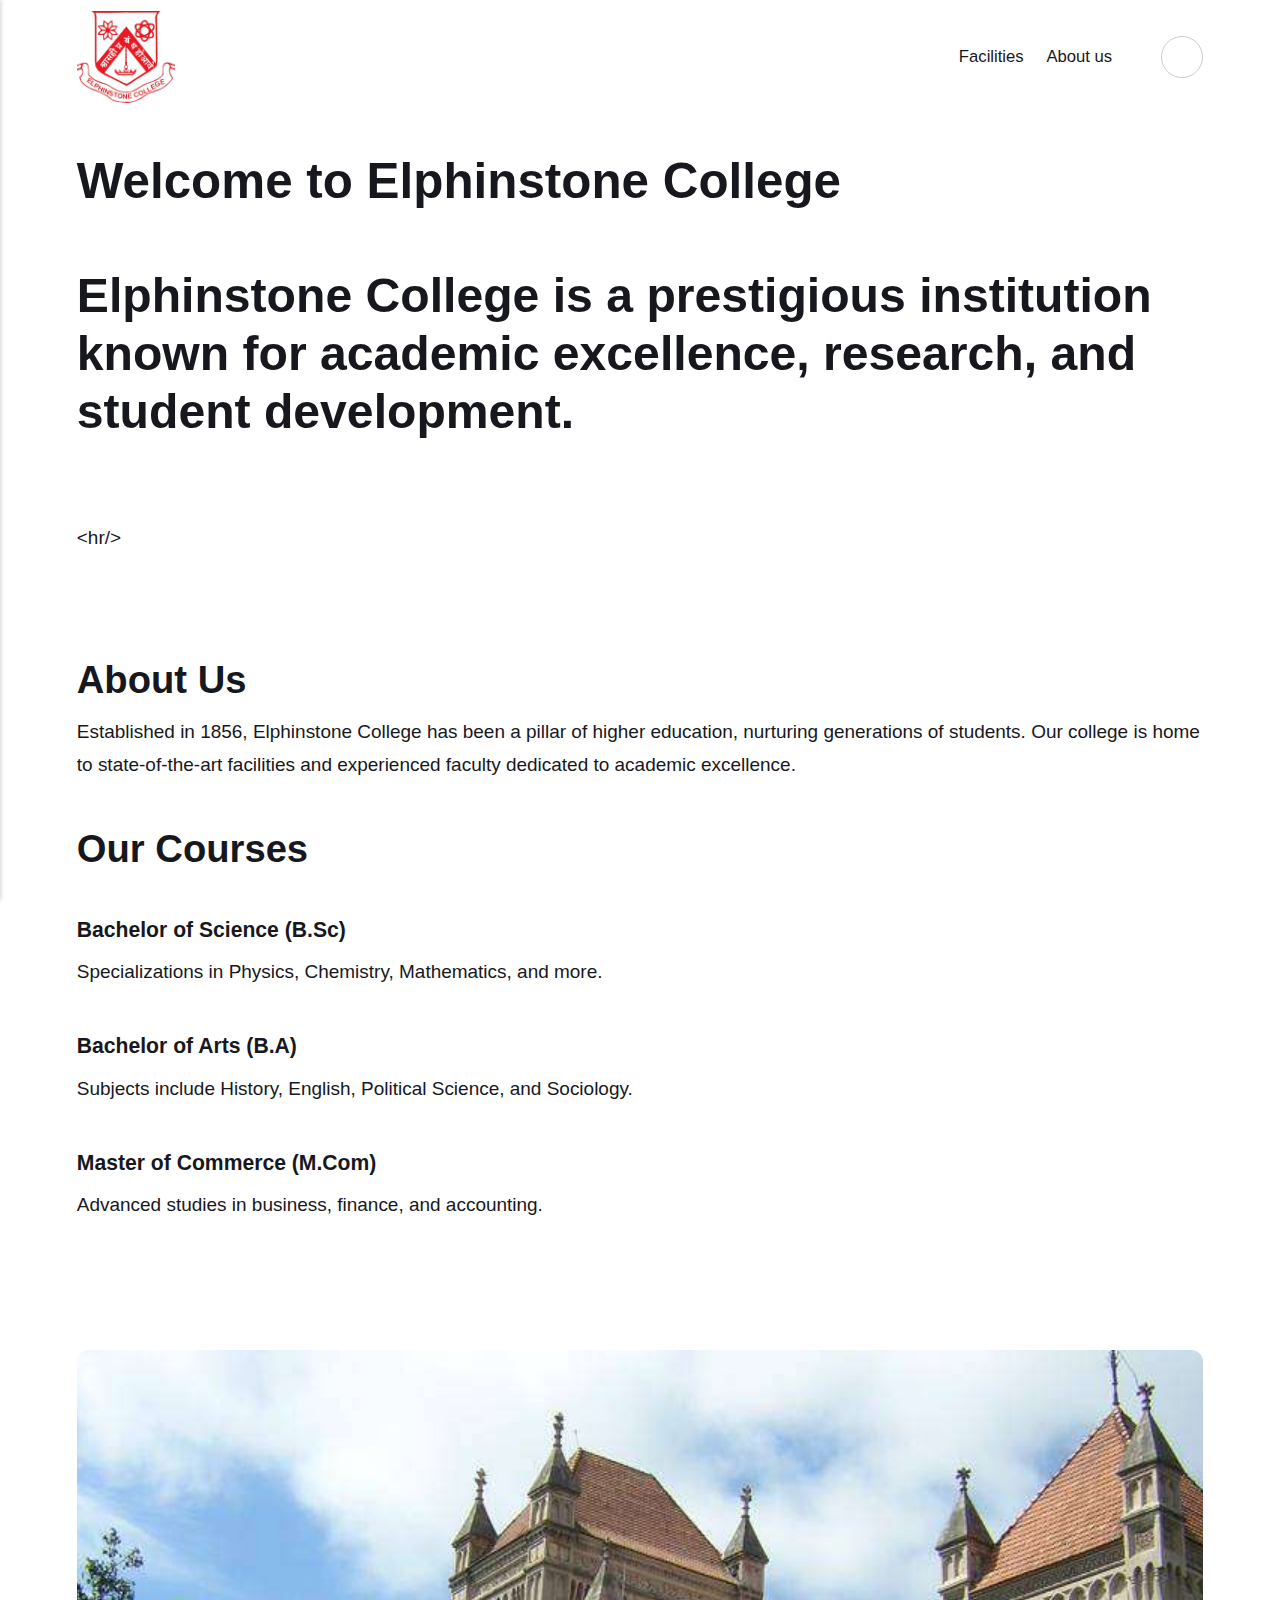
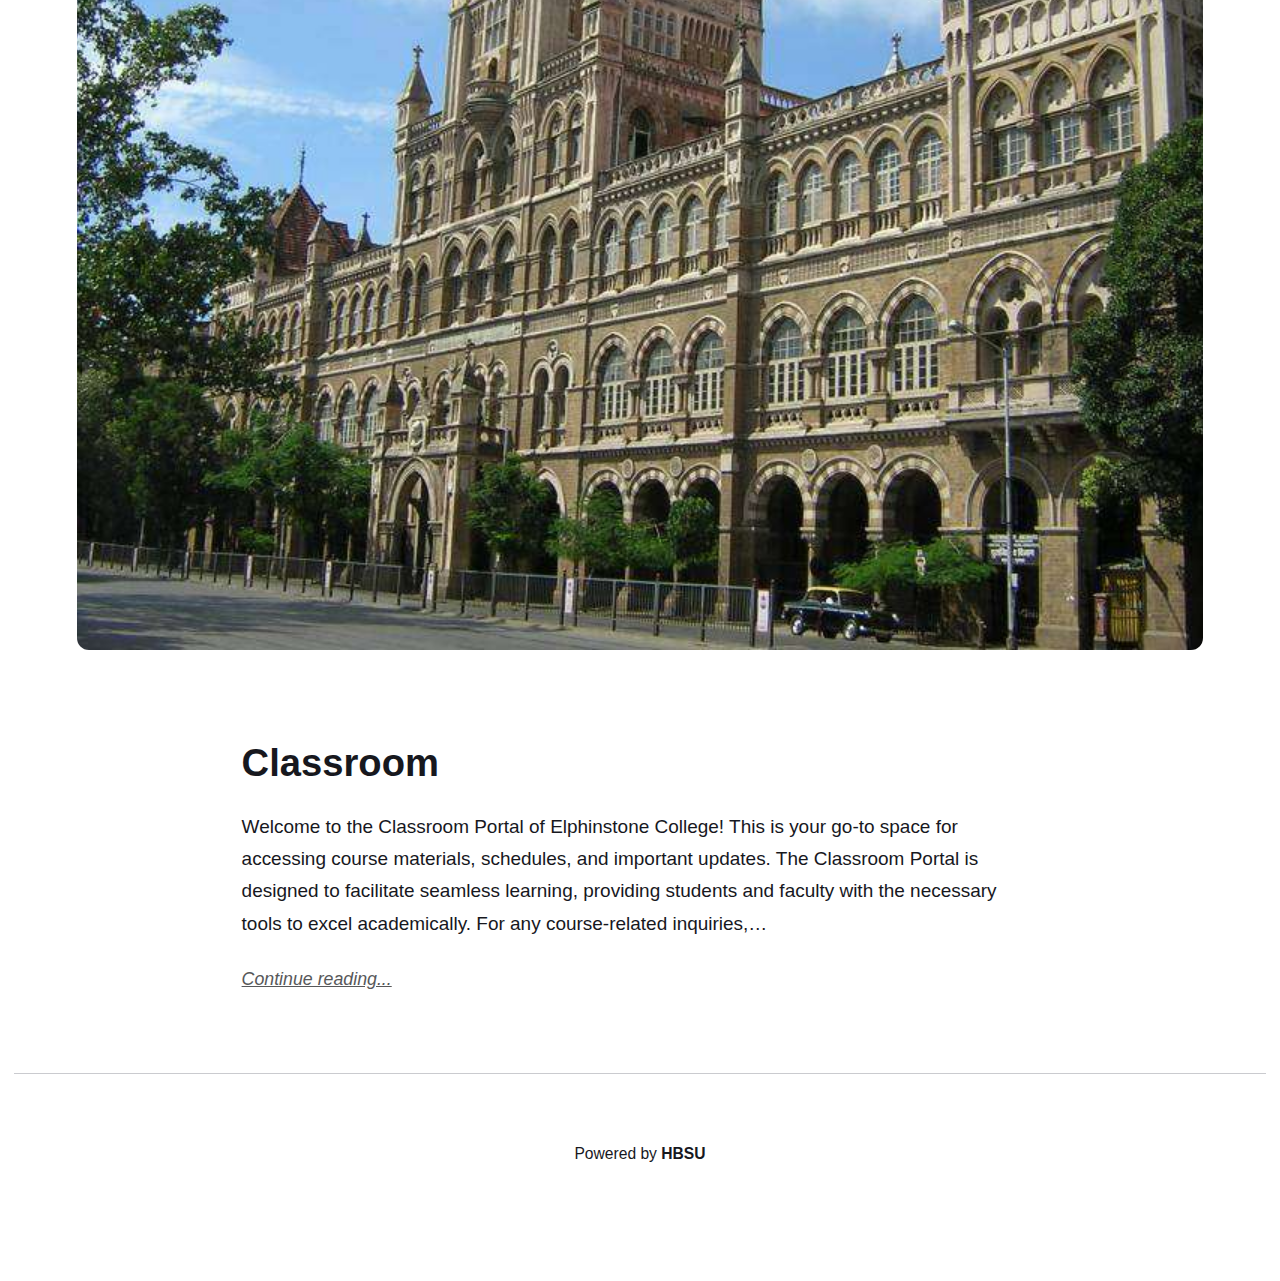
<file: index.html>
<!DOCTYPE html><html lang="en-gb"><head><meta charset="utf-8"><meta http-equiv="X-UA-Compatible" content="IE=edge"><meta name="viewport" content="width=device-width,initial-scale=1"><title>elphinstone</title><meta name="generator" content="Publii Open-Source CMS for Static Site"><link rel="canonical" href="https://hbsu-code.github.io/hbsu-site/"><link rel="alternate" type="application/atom+xml" href="https://hbsu-code.github.io/hbsu-site/feed.xml"><link rel="alternate" type="application/json" href="https://hbsu-code.github.io/hbsu-site/feed.json"><meta property="og:title" content="elphinstone"><meta property="og:image" content="https://hbsu-code.github.io/hbsu-site/media/website/elphinstone-removebg-preview.png"><meta property="og:image:width" content="204"><meta property="og:image:height" content="192"><meta property="og:site_name" content="elphinstone"><meta property="og:description" content=""><meta property="og:url" content="https://hbsu-code.github.io/hbsu-site/"><meta property="og:type" content="website"><link rel="shortcut icon" href="https://hbsu-code.github.io/hbsu-site/media/website/favicon.png" type="image/x-icon"><link rel="stylesheet" href="https://hbsu-code.github.io/hbsu-site/assets/css/style.css?v=b4a1aa399bf4eced0be47fb744f0b20a"><script type="application/ld+json">{"@context":"http://schema.org","@type":"Organization","name":"elphinstone","logo":"https://hbsu-code.github.io/hbsu-site/media/website/elphinstone-removebg-preview.png","url":"https://hbsu-code.github.io/hbsu-site/","sameAs":["facebook.com","x.com","youtube.com"]}</script><noscript><style>img[loading] {
                    opacity: 1;
                }</style></noscript></head><body class="home-template"><header class="top js-header"><a class="logo" href="https://hbsu-code.github.io/hbsu-site/"><img src="https://hbsu-code.github.io/hbsu-site/media/website/elphinstone-removebg-preview.png" alt="elphinstone" width="204" height="192"></a><nav class="navbar js-navbar"><button class="navbar__toggle js-toggle" aria-label="Menu" aria-haspopup="true" aria-expanded="false"><span class="navbar__toggle-box"><span class="navbar__toggle-inner">Menu</span></span></button><ul class="navbar__menu"><li class="has-submenu"><a href="https://hbsu-code.github.io/hbsu-site/facilities.html" title="Facilities" target="_self" aria-haspopup="true">Facilities</a><ul class="navbar__submenu level-2" aria-hidden="true"><li><a href="https://hbsu-code.github.io/hbsu-site/classroom-2.html" title="Classroom" target="_self">Classroom</a></li></ul></li><li><a href="https://hbsu-code.github.io/hbsu-site/about-us.html" title="About Us" target="_self">About us</a></li></ul></nav><div class="search"><div class="search__overlay js-search-overlay"><div class="wrapper search__overlay-inner"></div></div><button class="search__btn btn--icon js-search-btn" aria-label="Search"><svg height="18" width="18" role="presentation" focusable="false"><use xlink:href="https://hbsu-code.github.io/hbsu-site/assets/svg/svg-map.svg#search"/></svg></button></div></header><main><div class="hero"><header class="hero__content"><div class="wrapper"><p><script defer="defer" src="https://cloud.umami.is/script.js" data-website-id="64718c2a-eb16-447e-8789-648d4520dc8c"></script></p><p class="header"><span style="color: var(--headings-color); font-size: 2.60181em; font-weight: var(--font-weight-bold); letter-spacing: var(--letter-spacing); font-family: var(--font-base);">Welcome to Elphinstone College</span></p><h1 class="container">Elphinstone College is a prestigious institution known for academic excellence, research, and student development.</h1><p> </p><p>&lt;hr/&gt;</p><p> </p><div class="section"><h2>About Us</h2><p>Established in 1856, Elphinstone College has been a pillar of higher education, nurturing generations of students. Our college is home to state-of-the-art facilities and experienced faculty dedicated to academic excellence.</p></div><h1 class="container"></h1><div class="section"><h2>Our Courses</h2><div class="courses"><div class="course-card"><h5>Bachelor of Science (B.Sc)</h5><p>Specializations in Physics, Chemistry, Mathematics, and more.</p></div><div class="course-card"><h5>Bachelor of Arts (B.A)</h5><p>Subjects include History, English, Political Science, and Sociology.</p></div><div class="course-card"><h5>Master of Commerce (M.Com)</h5><p>Advanced studies in business, finance, and accounting.</p></div></div></div><h1 class="container"></h1><div class="section contact"><p> </p></div></div></header><figure class="hero__image"><div class="hero__image-wrapper"><img src="https://hbsu-code.github.io/hbsu-site/media/website/elphinstone-college-of-arts-science-and-commerce-fort-mumbai-colleges-358ee.jpg" srcset="https://hbsu-code.github.io/hbsu-site/media/website/responsive/elphinstone-college-of-arts-science-and-commerce-fort-mumbai-colleges-358ee-xs.jpg 640w, https://hbsu-code.github.io/hbsu-site/media/website/responsive/elphinstone-college-of-arts-science-and-commerce-fort-mumbai-colleges-358ee-sm.jpg 768w, https://hbsu-code.github.io/hbsu-site/media/website/responsive/elphinstone-college-of-arts-science-and-commerce-fort-mumbai-colleges-358ee-md.jpg 1024w, https://hbsu-code.github.io/hbsu-site/media/website/responsive/elphinstone-college-of-arts-science-and-commerce-fort-mumbai-colleges-358ee-lg.jpg 1366w, https://hbsu-code.github.io/hbsu-site/media/website/responsive/elphinstone-college-of-arts-science-and-commerce-fort-mumbai-colleges-358ee-xl.jpg 1600w, https://hbsu-code.github.io/hbsu-site/media/website/responsive/elphinstone-college-of-arts-science-and-commerce-fort-mumbai-colleges-358ee-2xl.jpg 1920w" sizes="88vw" loading="eager" width="800" height="600" alt=""></div></figure></div><div class="wrapper feed"><article class="feed__item feed__item--centered"><div class="feed__content"><header><h2 class="feed__title"><a href="https://hbsu-code.github.io/hbsu-site/classroom-2.html">Classroom</a></h2></header><p>Welcome to the Classroom Portal of Elphinstone College! This is your go-to space for accessing course materials, schedules, and important updates. The Classroom Portal is designed to facilitate seamless learning, providing students and faculty with the necessary tools to excel academically. For any course-related inquiries,&hellip;</p><a href="https://hbsu-code.github.io/hbsu-site/classroom-2.html" class="readmore feed__readmore">Continue reading...</a></div></article></div></main><footer class="footer"><div class="wrapper"><div class="footer__copyright"><p>Powered by <strong>HBSU</strong></p></div><div class="footer__social"><a href="facebook.com" aria-label="Facebook"><svg><use xlink:href="https://hbsu-code.github.io/hbsu-site/assets/svg/svg-map.svg#facebook"/></svg> </a><a href="x.com" aria-label="X"><svg><use xlink:href="https://hbsu-code.github.io/hbsu-site/assets/svg/svg-map.svg#twitter"/></svg> </a><a href="youtube.com" aria-label="Youtube"><svg><use xlink:href="https://hbsu-code.github.io/hbsu-site/assets/svg/svg-map.svg#youtube"/></svg></a></div><button onclick="backToTopFunction()" id="backToTop" class="footer__bttop" aria-label="Back to top" title="Back to top"><svg width="20" height="20"><use xlink:href="https://hbsu-code.github.io/hbsu-site/assets/svg/svg-map.svg#toparrow"/></svg></button></div></footer><script defer="defer" src="https://hbsu-code.github.io/hbsu-site/assets/js/scripts.min.js?v=ffcbea6c02c8178d10092962b235a5b0"></script><script>window.publiiThemeMenuConfig={mobileMenuMode:'sidebar',animationSpeed:300,submenuWidth: 'auto',doubleClickTime:500,mobileMenuExpandableSubmenus:true,relatedContainerForOverlayMenuSelector:'.top'};</script><script>var images = document.querySelectorAll('img[loading]');
        for (var i = 0; i < images.length; i++) {
            if (images[i].complete) {
                images[i].classList.add('is-loaded');
            } else {
                images[i].addEventListener('load', function () {
                    this.classList.add('is-loaded');
                }, false);
            }
        }</script></body></html>
</file>
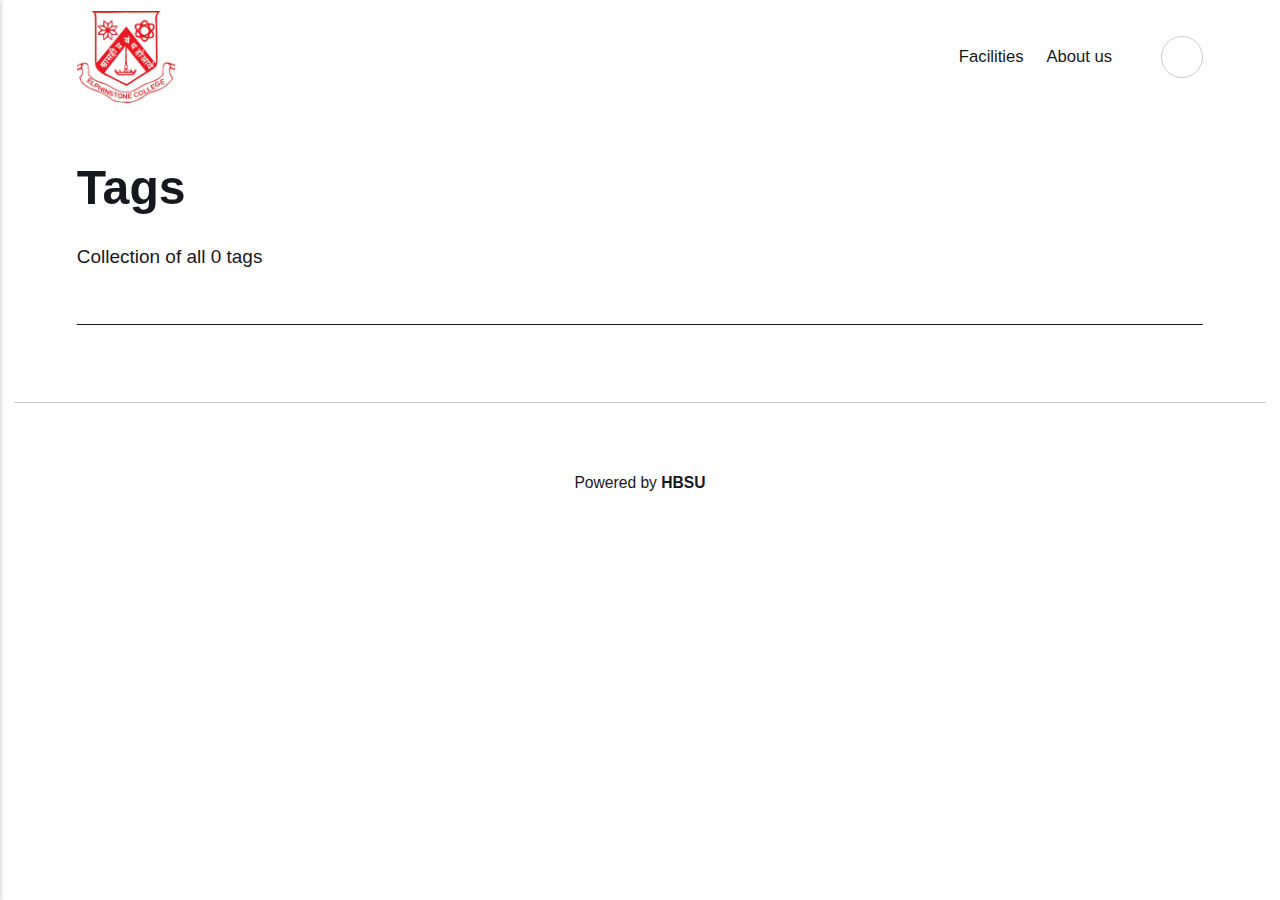
<file: tags/index.html>
<!DOCTYPE html><html lang="en-gb"><head><meta charset="utf-8"><meta http-equiv="X-UA-Compatible" content="IE=edge"><meta name="viewport" content="width=device-width,initial-scale=1"><title>All tags - elphinstone</title><meta name="robots" content="noindex, follow"><meta name="generator" content="Publii Open-Source CMS for Static Site"><link rel="alternate" type="application/atom+xml" href="https://hbsu-code.github.io/hbsu-site/feed.xml"><link rel="alternate" type="application/json" href="https://hbsu-code.github.io/hbsu-site/feed.json"><meta property="og:title" content="elphinstone"><meta property="og:image" content="https://hbsu-code.github.io/hbsu-site/media/website/elphinstone-removebg-preview.png"><meta property="og:image:width" content="204"><meta property="og:image:height" content="192"><meta property="og:site_name" content="elphinstone"><meta property="og:description" content=""><meta property="og:url" content="https://hbsu-code.github.io/hbsu-site/tags/"><meta property="og:type" content="website"><link rel="shortcut icon" href="https://hbsu-code.github.io/hbsu-site/media/website/favicon.png" type="image/x-icon"><link rel="stylesheet" href="https://hbsu-code.github.io/hbsu-site/assets/css/style.css?v=b4a1aa399bf4eced0be47fb744f0b20a"><script type="application/ld+json">{"@context":"http://schema.org","@type":"Organization","name":"elphinstone","logo":"https://hbsu-code.github.io/hbsu-site/media/website/elphinstone-removebg-preview.png","url":"https://hbsu-code.github.io/hbsu-site/","sameAs":["facebook.com","x.com","youtube.com"]}</script><noscript><style>img[loading] {
                    opacity: 1;
                }</style></noscript></head><body class="tags-template"><header class="top js-header"><a class="logo" href="https://hbsu-code.github.io/hbsu-site/"><img src="https://hbsu-code.github.io/hbsu-site/media/website/elphinstone-removebg-preview.png" alt="elphinstone" width="204" height="192"></a><nav class="navbar js-navbar"><button class="navbar__toggle js-toggle" aria-label="Menu" aria-haspopup="true" aria-expanded="false"><span class="navbar__toggle-box"><span class="navbar__toggle-inner">Menu</span></span></button><ul class="navbar__menu"><li class="has-submenu"><a href="https://hbsu-code.github.io/hbsu-site/facilities.html" title="Facilities" target="_self" aria-haspopup="true">Facilities</a><ul class="navbar__submenu level-2" aria-hidden="true"><li><a href="https://hbsu-code.github.io/hbsu-site/classroom-2.html" title="Classroom" target="_self">Classroom</a></li></ul></li><li><a href="https://hbsu-code.github.io/hbsu-site/about-us.html" title="About Us" target="_self">About us</a></li></ul></nav><div class="search"><div class="search__overlay js-search-overlay"><div class="wrapper search__overlay-inner"></div></div><button class="search__btn btn--icon js-search-btn" aria-label="Search"><svg height="18" width="18" role="presentation" focusable="false"><use xlink:href="https://hbsu-code.github.io/hbsu-site/assets/svg/svg-map.svg#search"/></svg></button></div></header><main class="page page--tags"><div class="hero hero--noimage"><header class="hero__content"><div class="wrapper"><h1>Tags</h1><p class="page__desc">Collection of all 0 tags</p></div></header></div><div class="wrapper"><ul class="feed feed--grid"></ul></div></main><footer class="footer"><div class="wrapper"><div class="footer__copyright"><p>Powered by <strong>HBSU</strong></p></div><div class="footer__social"><a href="facebook.com" aria-label="Facebook"><svg><use xlink:href="https://hbsu-code.github.io/hbsu-site/assets/svg/svg-map.svg#facebook"/></svg> </a><a href="x.com" aria-label="X"><svg><use xlink:href="https://hbsu-code.github.io/hbsu-site/assets/svg/svg-map.svg#twitter"/></svg> </a><a href="youtube.com" aria-label="Youtube"><svg><use xlink:href="https://hbsu-code.github.io/hbsu-site/assets/svg/svg-map.svg#youtube"/></svg></a></div><button onclick="backToTopFunction()" id="backToTop" class="footer__bttop" aria-label="Back to top" title="Back to top"><svg width="20" height="20"><use xlink:href="https://hbsu-code.github.io/hbsu-site/assets/svg/svg-map.svg#toparrow"/></svg></button></div></footer><script defer="defer" src="https://hbsu-code.github.io/hbsu-site/assets/js/scripts.min.js?v=ffcbea6c02c8178d10092962b235a5b0"></script><script>window.publiiThemeMenuConfig={mobileMenuMode:'sidebar',animationSpeed:300,submenuWidth: 'auto',doubleClickTime:500,mobileMenuExpandableSubmenus:true,relatedContainerForOverlayMenuSelector:'.top'};</script><script>var images = document.querySelectorAll('img[loading]');
        for (var i = 0; i < images.length; i++) {
            if (images[i].complete) {
                images[i].classList.add('is-loaded');
            } else {
                images[i].addEventListener('load', function () {
                    this.classList.add('is-loaded');
                }, false);
            }
        }</script></body></html>
</file>
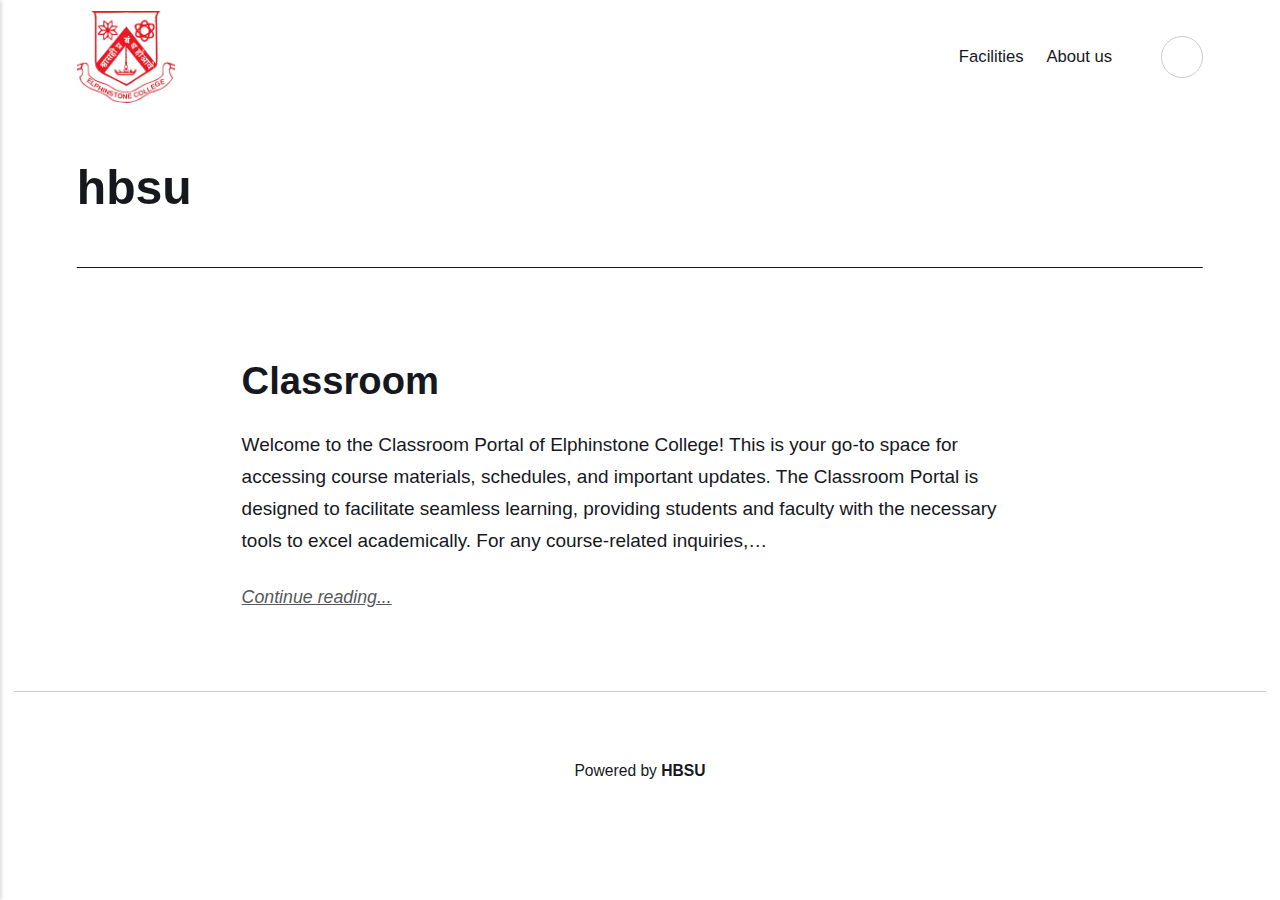
<file: authors/hbsu/index.html>
<!DOCTYPE html><html lang="en-gb"><head><meta charset="utf-8"><meta http-equiv="X-UA-Compatible" content="IE=edge"><meta name="viewport" content="width=device-width,initial-scale=1"><title>Author: hbsu - elphinstone</title><meta name="robots" content="noindex, follow"><meta name="generator" content="Publii Open-Source CMS for Static Site"><link rel="alternate" type="application/atom+xml" href="https://hbsu-code.github.io/hbsu-site/feed.xml"><link rel="alternate" type="application/json" href="https://hbsu-code.github.io/hbsu-site/feed.json"><meta property="og:title" content="hbsu"><meta property="og:image" content="https://hbsu-code.github.io/hbsu-site/media/website/elphinstone-removebg-preview.png"><meta property="og:image:width" content="204"><meta property="og:image:height" content="192"><meta property="og:site_name" content="elphinstone"><meta property="og:description" content=""><meta property="og:url" content="https://hbsu-code.github.io/hbsu-site/authors/hbsu/"><meta property="og:type" content="website"><link rel="shortcut icon" href="https://hbsu-code.github.io/hbsu-site/media/website/favicon.png" type="image/x-icon"><link rel="stylesheet" href="https://hbsu-code.github.io/hbsu-site/assets/css/style.css?v=b4a1aa399bf4eced0be47fb744f0b20a"><script type="application/ld+json">{"@context":"http://schema.org","@type":"Organization","name":"elphinstone","logo":"https://hbsu-code.github.io/hbsu-site/media/website/elphinstone-removebg-preview.png","url":"https://hbsu-code.github.io/hbsu-site/","sameAs":["facebook.com","x.com","youtube.com"]}</script><noscript><style>img[loading] {
                    opacity: 1;
                }</style></noscript></head><body class="author-template"><header class="top js-header"><a class="logo" href="https://hbsu-code.github.io/hbsu-site/"><img src="https://hbsu-code.github.io/hbsu-site/media/website/elphinstone-removebg-preview.png" alt="elphinstone" width="204" height="192"></a><nav class="navbar js-navbar"><button class="navbar__toggle js-toggle" aria-label="Menu" aria-haspopup="true" aria-expanded="false"><span class="navbar__toggle-box"><span class="navbar__toggle-inner">Menu</span></span></button><ul class="navbar__menu"><li class="has-submenu"><a href="https://hbsu-code.github.io/hbsu-site/facilities.html" title="Facilities" target="_self" aria-haspopup="true">Facilities</a><ul class="navbar__submenu level-2" aria-hidden="true"><li><a href="https://hbsu-code.github.io/hbsu-site/classroom-2.html" title="Classroom" target="_self">Classroom</a></li></ul></li><li><a href="https://hbsu-code.github.io/hbsu-site/about-us.html" title="About Us" target="_self">About us</a></li></ul></nav><div class="search"><div class="search__overlay js-search-overlay"><div class="wrapper search__overlay-inner"></div></div><button class="search__btn btn--icon js-search-btn" aria-label="Search"><svg height="18" width="18" role="presentation" focusable="false"><use xlink:href="https://hbsu-code.github.io/hbsu-site/assets/svg/svg-map.svg#search"/></svg></button></div></header><main class="page page--author"><div class="hero hero--noimage"><header class="hero__content"><div class="wrapper page--author__wrapper"><div><h1>hbsu</h1></div></div></header></div><div class="wrapper feed"><article class="feed__item feed__item--centered"><div class="feed__content"><header><h2 class="feed__title"><a href="https://hbsu-code.github.io/hbsu-site/classroom-2.html">Classroom</a></h2></header><p>Welcome to the Classroom Portal of Elphinstone College! This is your go-to space for accessing course materials, schedules, and important updates. The Classroom Portal is designed to facilitate seamless learning, providing students and faculty with the necessary tools to excel academically. For any course-related inquiries,&hellip;</p><a href="https://hbsu-code.github.io/hbsu-site/classroom-2.html" class="readmore feed__readmore">Continue reading...</a></div></article></div></main><footer class="footer"><div class="wrapper"><div class="footer__copyright"><p>Powered by <strong>HBSU</strong></p></div><div class="footer__social"><a href="facebook.com" aria-label="Facebook"><svg><use xlink:href="https://hbsu-code.github.io/hbsu-site/assets/svg/svg-map.svg#facebook"/></svg> </a><a href="x.com" aria-label="X"><svg><use xlink:href="https://hbsu-code.github.io/hbsu-site/assets/svg/svg-map.svg#twitter"/></svg> </a><a href="youtube.com" aria-label="Youtube"><svg><use xlink:href="https://hbsu-code.github.io/hbsu-site/assets/svg/svg-map.svg#youtube"/></svg></a></div><button onclick="backToTopFunction()" id="backToTop" class="footer__bttop" aria-label="Back to top" title="Back to top"><svg width="20" height="20"><use xlink:href="https://hbsu-code.github.io/hbsu-site/assets/svg/svg-map.svg#toparrow"/></svg></button></div></footer><script defer="defer" src="https://hbsu-code.github.io/hbsu-site/assets/js/scripts.min.js?v=ffcbea6c02c8178d10092962b235a5b0"></script><script>window.publiiThemeMenuConfig={mobileMenuMode:'sidebar',animationSpeed:300,submenuWidth: 'auto',doubleClickTime:500,mobileMenuExpandableSubmenus:true,relatedContainerForOverlayMenuSelector:'.top'};</script><script>var images = document.querySelectorAll('img[loading]');
        for (var i = 0; i < images.length; i++) {
            if (images[i].complete) {
                images[i].classList.add('is-loaded');
            } else {
                images[i].addEventListener('load', function () {
                    this.classList.add('is-loaded');
                }, false);
            }
        }</script></body></html>
</file>
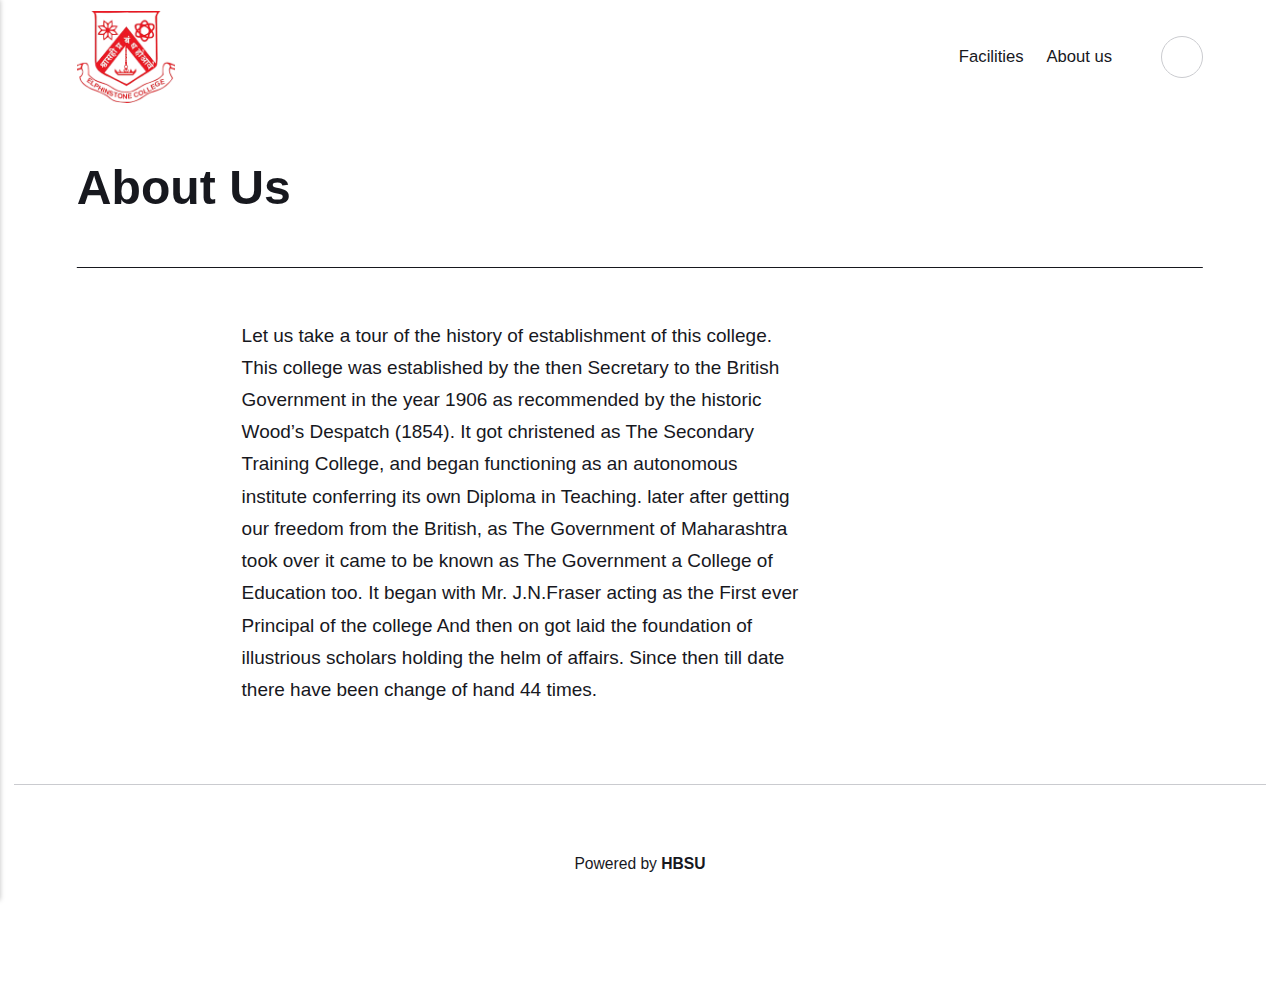
<file: about-us.html>
<!DOCTYPE html><html lang="en-gb"><head><meta charset="utf-8"><meta http-equiv="X-UA-Compatible" content="IE=edge"><meta name="viewport" content="width=device-width,initial-scale=1"><title>About Us - elphinstone</title><meta name="description" content="Let us take a tour of the history of establishment of this college. This college was established by the then Secretary to the British Government in the year 1906 as recommended by the historic Wood’s Despatch (1854). It got christened as The Secondary Training College,&hellip;"><meta name="generator" content="Publii Open-Source CMS for Static Site"><link rel="canonical" href="https://hbsu-code.github.io/hbsu-site/about-us.html"><link rel="alternate" type="application/atom+xml" href="https://hbsu-code.github.io/hbsu-site/feed.xml"><link rel="alternate" type="application/json" href="https://hbsu-code.github.io/hbsu-site/feed.json"><meta property="og:title" content="About Us"><meta property="og:image" content="https://hbsu-code.github.io/hbsu-site/media/website/elphinstone-removebg-preview.png"><meta property="og:image:width" content="204"><meta property="og:image:height" content="192"><meta property="og:site_name" content="elphinstone"><meta property="og:description" content="Let us take a tour of the history of establishment of this college. This college was established by the then Secretary to the British Government in the year 1906 as recommended by the historic Wood’s Despatch (1854). It got christened as The Secondary Training College,&hellip;"><meta property="og:url" content="https://hbsu-code.github.io/hbsu-site/about-us.html"><meta property="og:type" content="article"><link rel="shortcut icon" href="https://hbsu-code.github.io/hbsu-site/media/website/favicon.png" type="image/x-icon"><link rel="stylesheet" href="https://hbsu-code.github.io/hbsu-site/assets/css/style.css?v=b4a1aa399bf4eced0be47fb744f0b20a"><script type="application/ld+json">{"@context":"http://schema.org","@type":"Article","mainEntityOfPage":{"@type":"WebPage","@id":"https://hbsu-code.github.io/hbsu-site/about-us.html"},"headline":"About Us","datePublished":"2025-02-18T14:58+05:30","dateModified":"2025-02-18T14:58+05:30","image":{"@type":"ImageObject","url":"https://hbsu-code.github.io/hbsu-site/media/website/elphinstone-removebg-preview.png","height":192,"width":204},"description":"Let us take a tour of the history of establishment of this college. This college was established by the then Secretary to the British Government in the year 1906 as recommended by the historic Wood’s Despatch (1854). It got christened as The Secondary Training College,&hellip;","author":{"@type":"Person","name":"hbsu","url":"https://hbsu-code.github.io/hbsu-site/authors/hbsu/"},"publisher":{"@type":"Organization","name":"hbsu","logo":{"@type":"ImageObject","url":"https://hbsu-code.github.io/hbsu-site/media/website/elphinstone-removebg-preview.png","height":192,"width":204}}}</script><noscript><style>img[loading] {
                    opacity: 1;
                }</style></noscript></head><body class="page-template"><header class="top js-header"><a class="logo" href="https://hbsu-code.github.io/hbsu-site/"><img src="https://hbsu-code.github.io/hbsu-site/media/website/elphinstone-removebg-preview.png" alt="elphinstone" width="204" height="192"></a><nav class="navbar js-navbar"><button class="navbar__toggle js-toggle" aria-label="Menu" aria-haspopup="true" aria-expanded="false"><span class="navbar__toggle-box"><span class="navbar__toggle-inner">Menu</span></span></button><ul class="navbar__menu"><li class="has-submenu"><a href="https://hbsu-code.github.io/hbsu-site/facilities.html" title="Facilities" target="_self" aria-haspopup="true">Facilities</a><ul class="navbar__submenu level-2" aria-hidden="true"><li><a href="https://hbsu-code.github.io/hbsu-site/classroom-2.html" title="Classroom" target="_self">Classroom</a></li></ul></li><li class="active"><a href="https://hbsu-code.github.io/hbsu-site/about-us.html" title="About Us" target="_self">About us</a></li></ul></nav><div class="search"><div class="search__overlay js-search-overlay"><div class="wrapper search__overlay-inner"></div></div><button class="search__btn btn--icon js-search-btn" aria-label="Search"><svg height="18" width="18" role="presentation" focusable="false"><use xlink:href="https://hbsu-code.github.io/hbsu-site/assets/svg/svg-map.svg#search"/></svg></button></div></header><main class="page"><article class="content"><div class="hero hero--noimage"><header class="hero__content"><div class="wrapper"><h1>About Us</h1></div></header></div><div class="entry-wrapper content__entry"><div style="width:70%">Let us take a tour of the history of establishment of this college. This college was established by the then Secretary to the British Government in the year 1906 as recommended by the historic Wood’s Despatch (1854). It got christened as The Secondary Training College, and began functioning as an autonomous institute conferring its own Diploma in Teaching. later after getting our freedom from the British, as The Government of Maharashtra took over it came to be known as The Government a College of Education too. It began with Mr. J.N.Fraser acting as the First ever Principal of the college And then on got laid the foundation of illustrious scholars holding the helm of affairs. Since then till date there have been change of hand 44 times.</div></div></article></main><footer class="footer"><div class="wrapper"><div class="footer__copyright"><p>Powered by <strong>HBSU</strong></p></div><div class="footer__social"><a href="facebook.com" aria-label="Facebook"><svg><use xlink:href="https://hbsu-code.github.io/hbsu-site/assets/svg/svg-map.svg#facebook"/></svg> </a><a href="x.com" aria-label="X"><svg><use xlink:href="https://hbsu-code.github.io/hbsu-site/assets/svg/svg-map.svg#twitter"/></svg> </a><a href="youtube.com" aria-label="Youtube"><svg><use xlink:href="https://hbsu-code.github.io/hbsu-site/assets/svg/svg-map.svg#youtube"/></svg></a></div><button onclick="backToTopFunction()" id="backToTop" class="footer__bttop" aria-label="Back to top" title="Back to top"><svg width="20" height="20"><use xlink:href="https://hbsu-code.github.io/hbsu-site/assets/svg/svg-map.svg#toparrow"/></svg></button></div></footer><script defer="defer" src="https://hbsu-code.github.io/hbsu-site/assets/js/scripts.min.js?v=ffcbea6c02c8178d10092962b235a5b0"></script><script>window.publiiThemeMenuConfig={mobileMenuMode:'sidebar',animationSpeed:300,submenuWidth: 'auto',doubleClickTime:500,mobileMenuExpandableSubmenus:true,relatedContainerForOverlayMenuSelector:'.top'};</script><script>var images = document.querySelectorAll('img[loading]');
        for (var i = 0; i < images.length; i++) {
            if (images[i].complete) {
                images[i].classList.add('is-loaded');
            } else {
                images[i].addEventListener('load', function () {
                    this.classList.add('is-loaded');
                }, false);
            }
        }</script></body></html>
</file>
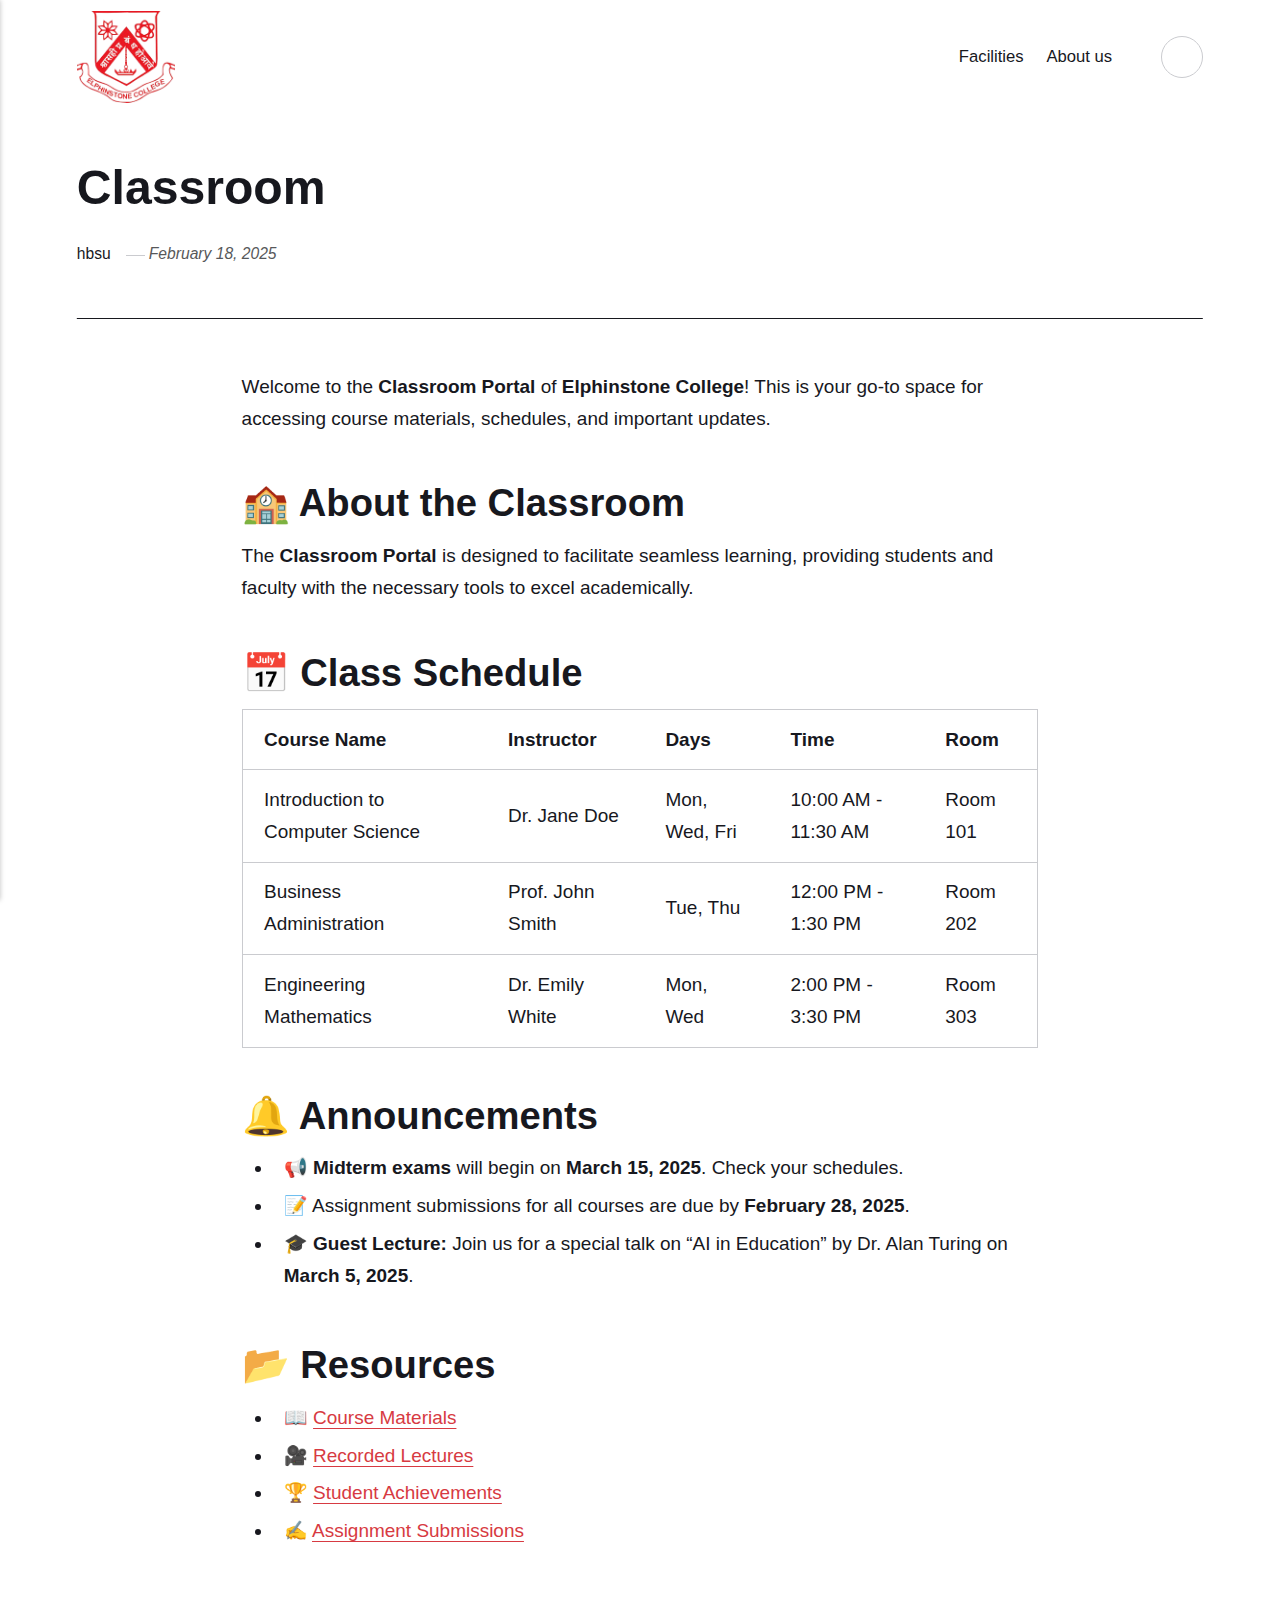
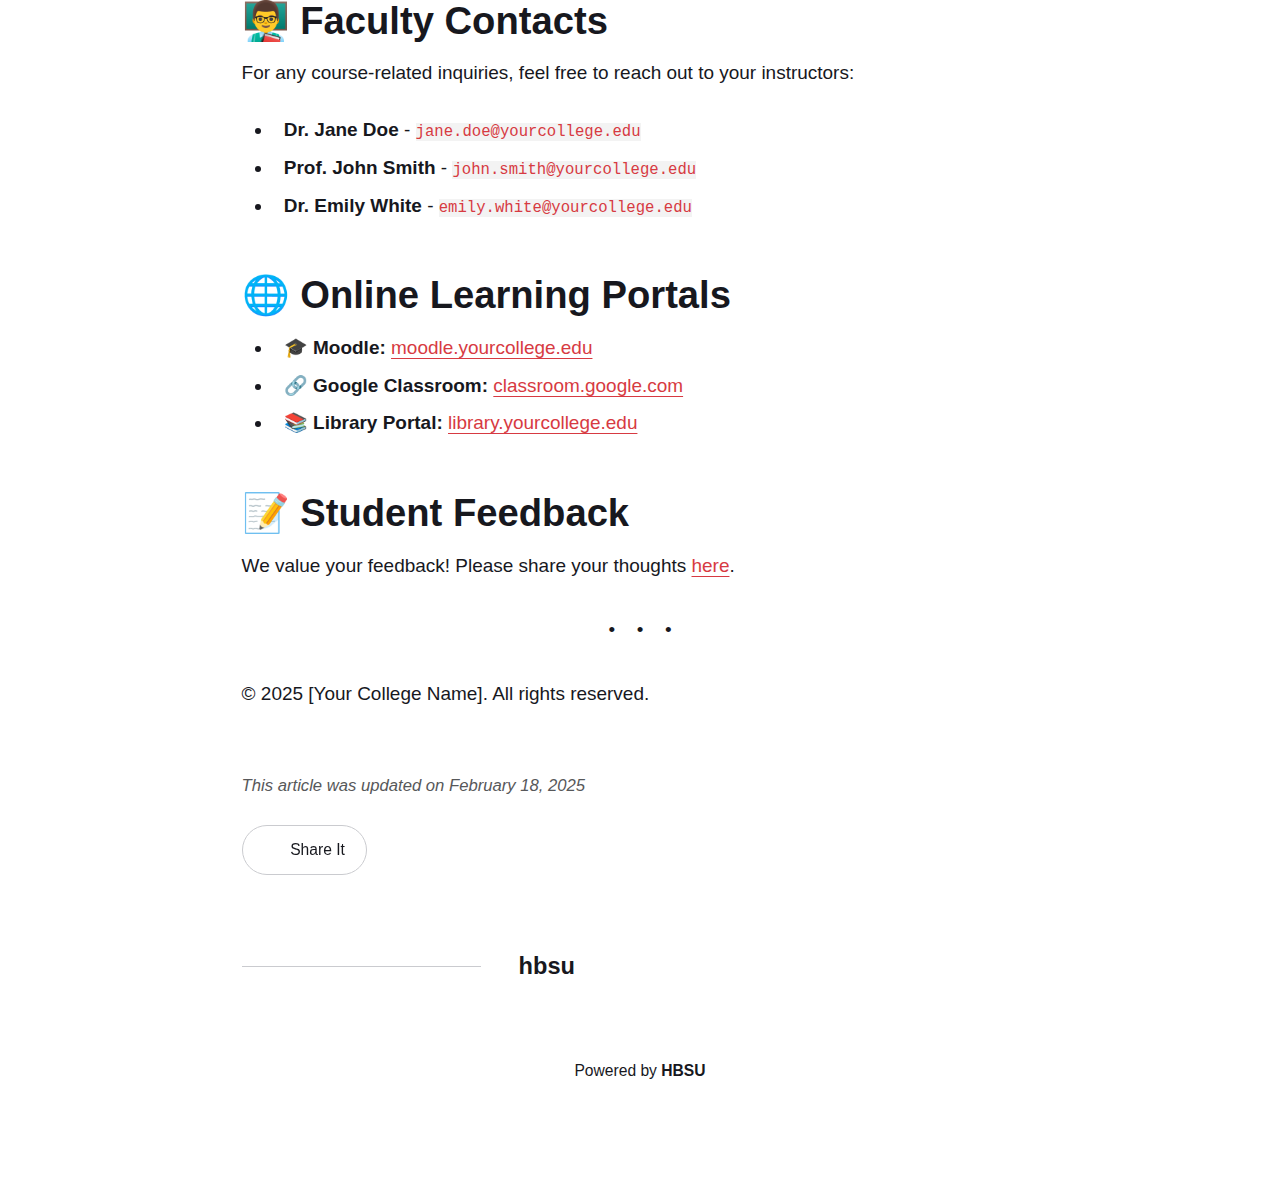
<file: classroom-2.html>
<!DOCTYPE html><html lang="en-gb"><head><meta charset="utf-8"><meta http-equiv="X-UA-Compatible" content="IE=edge"><meta name="viewport" content="width=device-width,initial-scale=1"><title>Classroom - elphinstone</title><meta name="description" content="Welcome to the Classroom Portal of Elphinstone College! This is your go-to space for accessing course materials, schedules, and important updates. The Classroom Portal is designed to facilitate seamless learning, providing students and faculty with the necessary tools to excel academically. For any course-related inquiries,&hellip;"><meta name="generator" content="Publii Open-Source CMS for Static Site"><link rel="canonical" href="https://hbsu-code.github.io/hbsu-site/classroom-2.html"><link rel="alternate" type="application/atom+xml" href="https://hbsu-code.github.io/hbsu-site/feed.xml"><link rel="alternate" type="application/json" href="https://hbsu-code.github.io/hbsu-site/feed.json"><meta property="og:title" content="Classroom"><meta property="og:image" content="https://hbsu-code.github.io/hbsu-site/media/website/elphinstone-removebg-preview.png"><meta property="og:image:width" content="204"><meta property="og:image:height" content="192"><meta property="og:site_name" content="elphinstone"><meta property="og:description" content="Welcome to the Classroom Portal of Elphinstone College! This is your go-to space for accessing course materials, schedules, and important updates. The Classroom Portal is designed to facilitate seamless learning, providing students and faculty with the necessary tools to excel academically. For any course-related inquiries,&hellip;"><meta property="og:url" content="https://hbsu-code.github.io/hbsu-site/classroom-2.html"><meta property="og:type" content="article"><link rel="shortcut icon" href="https://hbsu-code.github.io/hbsu-site/media/website/favicon.png" type="image/x-icon"><link rel="stylesheet" href="https://hbsu-code.github.io/hbsu-site/assets/css/style.css?v=b4a1aa399bf4eced0be47fb744f0b20a"><script type="application/ld+json">{"@context":"http://schema.org","@type":"Article","mainEntityOfPage":{"@type":"WebPage","@id":"https://hbsu-code.github.io/hbsu-site/classroom-2.html"},"headline":"Classroom","datePublished":"2025-02-18T11:05+05:30","dateModified":"2025-02-18T11:05+05:30","image":{"@type":"ImageObject","url":"https://hbsu-code.github.io/hbsu-site/media/website/elphinstone-removebg-preview.png","height":192,"width":204},"description":"Welcome to the Classroom Portal of Elphinstone College! This is your go-to space for accessing course materials, schedules, and important updates. The Classroom Portal is designed to facilitate seamless learning, providing students and faculty with the necessary tools to excel academically. For any course-related inquiries,&hellip;","author":{"@type":"Person","name":"hbsu","url":"https://hbsu-code.github.io/hbsu-site/authors/hbsu/"},"publisher":{"@type":"Organization","name":"hbsu","logo":{"@type":"ImageObject","url":"https://hbsu-code.github.io/hbsu-site/media/website/elphinstone-removebg-preview.png","height":192,"width":204}}}</script><noscript><style>img[loading] {
                    opacity: 1;
                }</style></noscript></head><body class="post-template"><header class="top js-header"><a class="logo" href="https://hbsu-code.github.io/hbsu-site/"><img src="https://hbsu-code.github.io/hbsu-site/media/website/elphinstone-removebg-preview.png" alt="elphinstone" width="204" height="192"></a><nav class="navbar js-navbar"><button class="navbar__toggle js-toggle" aria-label="Menu" aria-haspopup="true" aria-expanded="false"><span class="navbar__toggle-box"><span class="navbar__toggle-inner">Menu</span></span></button><ul class="navbar__menu"><li class="active-parent has-submenu"><a href="https://hbsu-code.github.io/hbsu-site/facilities.html" title="Facilities" target="_self" aria-haspopup="true">Facilities</a><ul class="navbar__submenu level-2" aria-hidden="true"><li class="active"><a href="https://hbsu-code.github.io/hbsu-site/classroom-2.html" title="Classroom" target="_self">Classroom</a></li></ul></li><li><a href="https://hbsu-code.github.io/hbsu-site/about-us.html" title="About Us" target="_self">About us</a></li></ul></nav><div class="search"><div class="search__overlay js-search-overlay"><div class="wrapper search__overlay-inner"></div></div><button class="search__btn btn--icon js-search-btn" aria-label="Search"><svg height="18" width="18" role="presentation" focusable="false"><use xlink:href="https://hbsu-code.github.io/hbsu-site/assets/svg/svg-map.svg#search"/></svg></button></div></header><main class="post"><article class="content"><div class="hero hero--noimage"><header class="hero__content"><div class="wrapper"><h1>Classroom</h1><div class="feed__meta content__meta"><a href="https://hbsu-code.github.io/hbsu-site/authors/hbsu/" class="feed__author">hbsu</a> <time datetime="2025-02-18T11:05" class="feed__date">February 18, 2025</time></div></div></header></div><div class="entry-wrapper content__entry"><p>Welcome to the <strong>Classroom Portal</strong> of <strong>Elphinstone College</strong>! This is your go-to space for accessing course materials, schedules, and important updates.</p><h2 id="🏫-about-the-classroom">🏫 About the Classroom</h2><p>The <strong>Classroom Portal</strong> is designed to facilitate seamless learning, providing students and faculty with the necessary tools to excel academically.</p><h2 id="📅-class-schedule">📅 Class Schedule</h2><table><thead><tr><th>Course Name</th><th>Instructor</th><th>Days</th><th>Time</th><th>Room</th></tr></thead><tbody><tr><td>Introduction to Computer Science</td><td>Dr. Jane Doe</td><td>Mon, Wed, Fri</td><td>10:00 AM - 11:30 AM</td><td>Room 101</td></tr><tr><td>Business Administration</td><td>Prof. John Smith</td><td>Tue, Thu</td><td>12:00 PM - 1:30 PM</td><td>Room 202</td></tr><tr><td>Engineering Mathematics</td><td>Dr. Emily White</td><td>Mon, Wed</td><td>2:00 PM - 3:30 PM</td><td>Room 303</td></tr></tbody></table><h2 id="🔔-announcements">🔔 Announcements</h2><ul><li>📢 <strong>Midterm exams</strong> will begin on <strong>March 15, 2025</strong>. Check your schedules.</li><li>📝 Assignment submissions for all courses are due by <strong>February 28, 2025</strong>.</li><li>🎓 <strong>Guest Lecture:</strong> Join us for a special talk on “AI in Education” by Dr. Alan Turing on <strong>March 5, 2025</strong>.</li></ul><h2 id="📂-resources">📂 Resources</h2><ul><li>📖 <a href="#">Course Materials</a></li><li>🎥 <a href="#">Recorded Lectures</a></li><li>🏆 <a href="#">Student Achievements</a></li><li>✍ <a href="#">Assignment Submissions</a></li></ul><h2 id="👨🏫-faculty-contacts">👨‍🏫 Faculty Contacts</h2><p>For any course-related inquiries, feel free to reach out to your instructors:</p><ul><li><strong>Dr. Jane Doe</strong> - <code>jane.doe@yourcollege.edu</code></li><li><strong>Prof. John Smith</strong> - <code>john.smith@yourcollege.edu</code></li><li><strong>Dr. Emily White</strong> - <code>emily.white@yourcollege.edu</code></li></ul><h2 id="🌐-online-learning-portals">🌐 Online Learning Portals</h2><ul><li>🎓 <strong>Moodle:</strong> <a href="#">moodle.yourcollege.edu</a></li><li>🔗 <strong>Google Classroom:</strong> <a href="#">classroom.google.com</a></li><li>📚 <strong>Library Portal:</strong> <a href="#">library.yourcollege.edu</a></li></ul><h2 id="📝-student-feedback">📝 Student Feedback</h2><p>We value your feedback! Please share your thoughts <a href="#">here</a>.</p><hr><p>© 2025 [Your College Name]. All rights reserved.</p></div><footer class="content__footer"><div class="entry-wrapper"><p class="content__updated">This article was updated on February 18, 2025</p><div class="content__actions"><div class="content__share"><button class="btn--icon content__share-button js-content__share-button"><svg width="20" height="20" aria-hidden="true"><use xlink:href="https://hbsu-code.github.io/hbsu-site/assets/svg/svg-map.svg#share"></use></svg> <span>Share It</span></button><div class="content__share-popup js-content__share-popup"><a href="https://www.facebook.com/sharer/sharer.php?u=https%3A%2F%2Fhbsu-code.github.io%2Fhbsu-site%2Fclassroom-2.html" class="js-share facebook" rel="nofollow noopener noreferrer"><svg class="icon" aria-hidden="true" focusable="false"><use xlink:href="https://hbsu-code.github.io/hbsu-site/assets/svg/svg-map.svg#facebook"/></svg> <span>Facebook</span> </a><a href="https://www.linkedin.com/sharing/share-offsite/?url=https%3A%2F%2Fhbsu-code.github.io%2Fhbsu-site%2Fclassroom-2.html" class="js-share linkedin" rel="nofollow noopener noreferrer"><svg class="icon" aria-hidden="true" focusable="false"><use xlink:href="https://hbsu-code.github.io/hbsu-site/assets/svg/svg-map.svg#linkedin"/></svg> <span>LinkedIn</span> </a><a href="https://api.whatsapp.com/send?text=Classroom https%3A%2F%2Fhbsu-code.github.io%2Fhbsu-site%2Fclassroom-2.html" class="js-share whatsapp" rel="nofollow noopener noreferrer"><svg class="icon" aria-hidden="true" focusable="false"><use xlink:href="https://hbsu-code.github.io/hbsu-site/assets/svg/svg-map.svg#whatsapp"/></svg> <span>WhatsApp</span></a></div></div></div><div class="content__bio bio"><div><h3 class="h4 bio__name"><a href="https://hbsu-code.github.io/hbsu-site/authors/hbsu/" rel="author">hbsu</a></h3></div></div></div></footer></article></main><footer class="footer footer--glued"><div class="wrapper"><div class="footer__copyright"><p>Powered by <strong>HBSU</strong></p></div><div class="footer__social"><a href="facebook.com" aria-label="Facebook"><svg><use xlink:href="https://hbsu-code.github.io/hbsu-site/assets/svg/svg-map.svg#facebook"/></svg> </a><a href="x.com" aria-label="X"><svg><use xlink:href="https://hbsu-code.github.io/hbsu-site/assets/svg/svg-map.svg#twitter"/></svg> </a><a href="youtube.com" aria-label="Youtube"><svg><use xlink:href="https://hbsu-code.github.io/hbsu-site/assets/svg/svg-map.svg#youtube"/></svg></a></div><button onclick="backToTopFunction()" id="backToTop" class="footer__bttop" aria-label="Back to top" title="Back to top"><svg width="20" height="20"><use xlink:href="https://hbsu-code.github.io/hbsu-site/assets/svg/svg-map.svg#toparrow"/></svg></button></div></footer><script defer="defer" src="https://hbsu-code.github.io/hbsu-site/assets/js/scripts.min.js?v=ffcbea6c02c8178d10092962b235a5b0"></script><script>window.publiiThemeMenuConfig={mobileMenuMode:'sidebar',animationSpeed:300,submenuWidth: 'auto',doubleClickTime:500,mobileMenuExpandableSubmenus:true,relatedContainerForOverlayMenuSelector:'.top'};</script><script>var images = document.querySelectorAll('img[loading]');
        for (var i = 0; i < images.length; i++) {
            if (images[i].complete) {
                images[i].classList.add('is-loaded');
            } else {
                images[i].addEventListener('load', function () {
                    this.classList.add('is-loaded');
                }, false);
            }
        }</script></body></html>
</file>
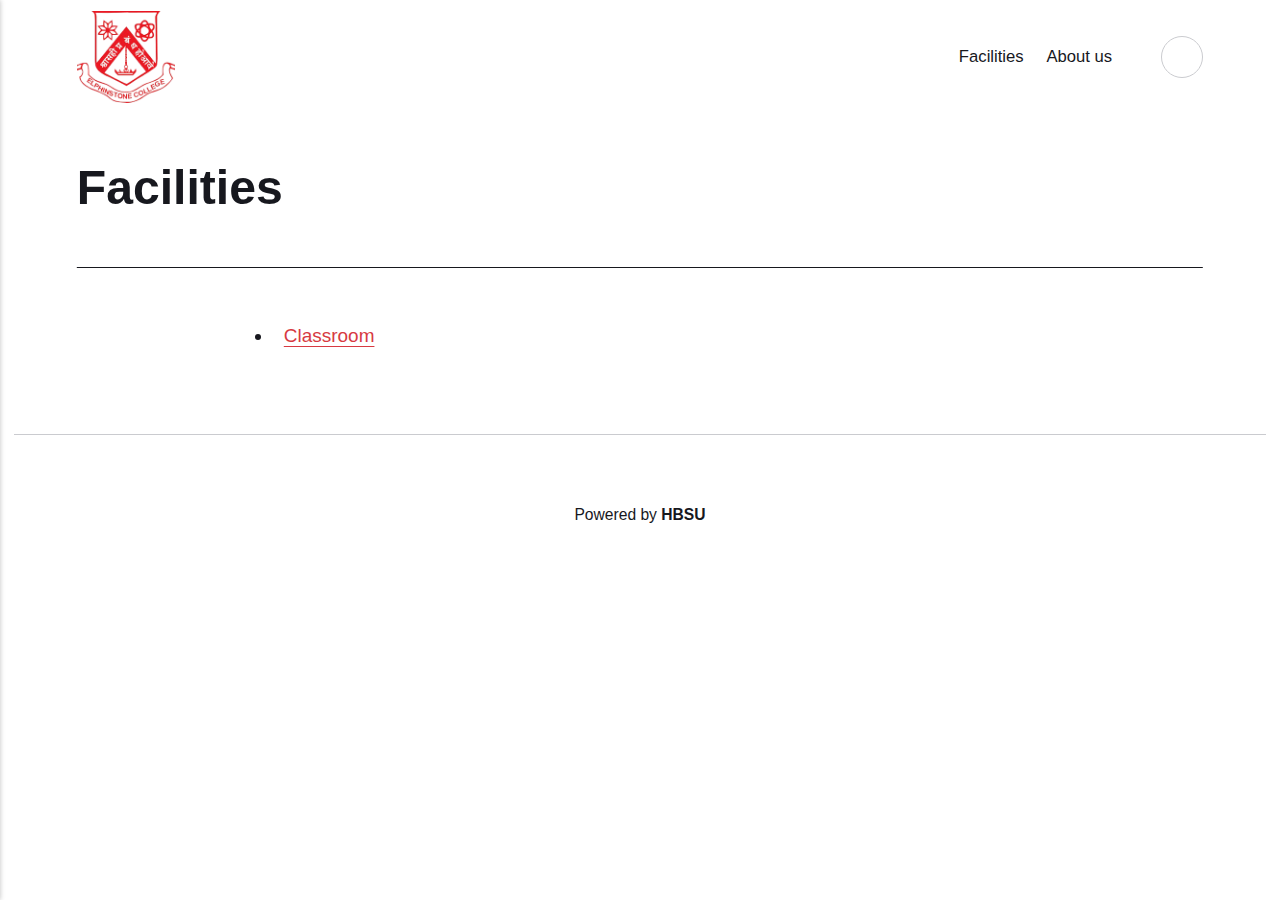
<file: facilities.html>
<!DOCTYPE html><html lang="en-gb"><head><meta charset="utf-8"><meta http-equiv="X-UA-Compatible" content="IE=edge"><meta name="viewport" content="width=device-width,initial-scale=1"><title>Facilities - elphinstone</title><meta name="description" content="Classroom"><meta name="generator" content="Publii Open-Source CMS for Static Site"><link rel="canonical" href="https://hbsu-code.github.io/hbsu-site/facilities.html"><link rel="alternate" type="application/atom+xml" href="https://hbsu-code.github.io/hbsu-site/feed.xml"><link rel="alternate" type="application/json" href="https://hbsu-code.github.io/hbsu-site/feed.json"><meta property="og:title" content="Facilities"><meta property="og:image" content="https://hbsu-code.github.io/hbsu-site/media/website/elphinstone-removebg-preview.png"><meta property="og:image:width" content="204"><meta property="og:image:height" content="192"><meta property="og:site_name" content="elphinstone"><meta property="og:description" content="Classroom"><meta property="og:url" content="https://hbsu-code.github.io/hbsu-site/facilities.html"><meta property="og:type" content="article"><link rel="shortcut icon" href="https://hbsu-code.github.io/hbsu-site/media/website/favicon.png" type="image/x-icon"><link rel="stylesheet" href="https://hbsu-code.github.io/hbsu-site/assets/css/style.css?v=b4a1aa399bf4eced0be47fb744f0b20a"><script type="application/ld+json">{"@context":"http://schema.org","@type":"Article","mainEntityOfPage":{"@type":"WebPage","@id":"https://hbsu-code.github.io/hbsu-site/facilities.html"},"headline":"Facilities","datePublished":"2025-02-17T11:22+05:30","dateModified":"2025-02-18T14:54+05:30","image":{"@type":"ImageObject","url":"https://hbsu-code.github.io/hbsu-site/media/website/elphinstone-removebg-preview.png","height":192,"width":204},"description":"Classroom","author":{"@type":"Person","name":"hbsu","url":"https://hbsu-code.github.io/hbsu-site/authors/hbsu/"},"publisher":{"@type":"Organization","name":"hbsu","logo":{"@type":"ImageObject","url":"https://hbsu-code.github.io/hbsu-site/media/website/elphinstone-removebg-preview.png","height":192,"width":204}}}</script><noscript><style>img[loading] {
                    opacity: 1;
                }</style></noscript></head><body class="page-template"><header class="top js-header"><a class="logo" href="https://hbsu-code.github.io/hbsu-site/"><img src="https://hbsu-code.github.io/hbsu-site/media/website/elphinstone-removebg-preview.png" alt="elphinstone" width="204" height="192"></a><nav class="navbar js-navbar"><button class="navbar__toggle js-toggle" aria-label="Menu" aria-haspopup="true" aria-expanded="false"><span class="navbar__toggle-box"><span class="navbar__toggle-inner">Menu</span></span></button><ul class="navbar__menu"><li class="active has-submenu"><a href="https://hbsu-code.github.io/hbsu-site/facilities.html" title="Facilities" target="_self" aria-haspopup="true">Facilities</a><ul class="navbar__submenu level-2" aria-hidden="true"><li><a href="https://hbsu-code.github.io/hbsu-site/classroom-2.html" title="Classroom" target="_self">Classroom</a></li></ul></li><li><a href="https://hbsu-code.github.io/hbsu-site/about-us.html" title="About Us" target="_self">About us</a></li></ul></nav><div class="search"><div class="search__overlay js-search-overlay"><div class="wrapper search__overlay-inner"></div></div><button class="search__btn btn--icon js-search-btn" aria-label="Search"><svg height="18" width="18" role="presentation" focusable="false"><use xlink:href="https://hbsu-code.github.io/hbsu-site/assets/svg/svg-map.svg#search"/></svg></button></div></header><main class="page"><article class="content"><div class="hero hero--noimage"><header class="hero__content"><div class="wrapper"><h1>Facilities</h1></div></header></div><div class="entry-wrapper content__entry"><ul><li><a href="https://hbsu-code.github.io/hbsu-site/classroom-2.html">Classroom</a></li></ul></div></article></main><footer class="footer"><div class="wrapper"><div class="footer__copyright"><p>Powered by <strong>HBSU</strong></p></div><div class="footer__social"><a href="facebook.com" aria-label="Facebook"><svg><use xlink:href="https://hbsu-code.github.io/hbsu-site/assets/svg/svg-map.svg#facebook"/></svg> </a><a href="x.com" aria-label="X"><svg><use xlink:href="https://hbsu-code.github.io/hbsu-site/assets/svg/svg-map.svg#twitter"/></svg> </a><a href="youtube.com" aria-label="Youtube"><svg><use xlink:href="https://hbsu-code.github.io/hbsu-site/assets/svg/svg-map.svg#youtube"/></svg></a></div><button onclick="backToTopFunction()" id="backToTop" class="footer__bttop" aria-label="Back to top" title="Back to top"><svg width="20" height="20"><use xlink:href="https://hbsu-code.github.io/hbsu-site/assets/svg/svg-map.svg#toparrow"/></svg></button></div></footer><script defer="defer" src="https://hbsu-code.github.io/hbsu-site/assets/js/scripts.min.js?v=ffcbea6c02c8178d10092962b235a5b0"></script><script>window.publiiThemeMenuConfig={mobileMenuMode:'sidebar',animationSpeed:300,submenuWidth: 'auto',doubleClickTime:500,mobileMenuExpandableSubmenus:true,relatedContainerForOverlayMenuSelector:'.top'};</script><script>var images = document.querySelectorAll('img[loading]');
        for (var i = 0; i < images.length; i++) {
            if (images[i].complete) {
                images[i].classList.add('is-loaded');
            } else {
                images[i].addEventListener('load', function () {
                    this.classList.add('is-loaded');
                }, false);
            }
        }</script></body></html>
</file>
